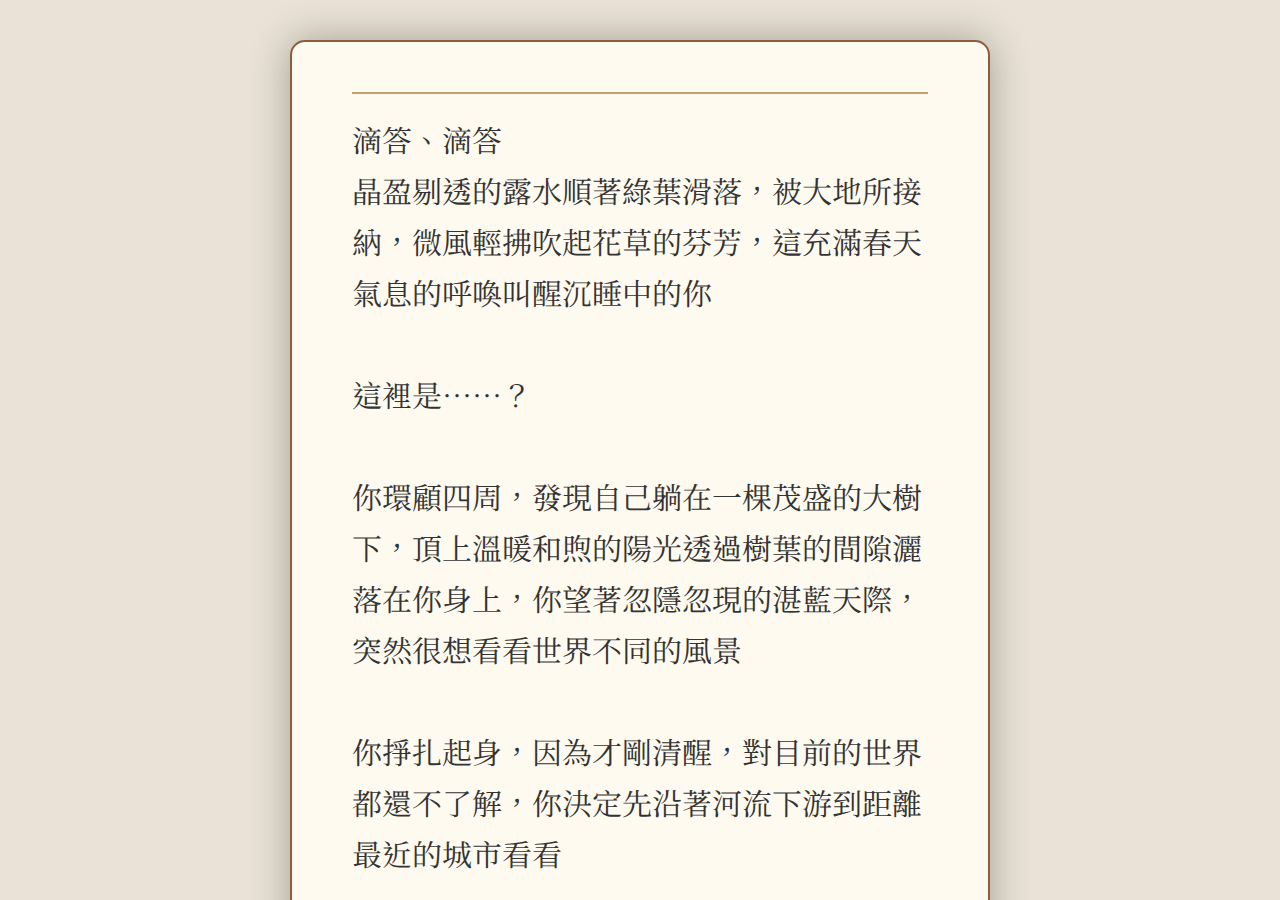
<file: index.html>
<!DOCTYPE html>
<html lang="zh-TW">
<head>
  <meta charset="UTF-8">
  <title>電子郵件-研究中心</title>
  <style>
    body {
      margin: 0;
      padding: 0;
      display: flex;
      justify-content: center;
      align-items: center;
      height: 100vh;

    }

    iframe {
      width: 100%;
      height: 100%;
      border: none;
    }
  </style>
</head>
<body>

  <!-- 使用 URL 參數指定要載入哪個 HTML 頁面 -->
  <iframe id="gameFrame"></iframe>

  <script>
    const urlParams = new URLSearchParams(window.location.search);
    const page = (urlParams.get("page") || "game1").replace(/['"]/g, ''); // 去除引號
    var pageindex= page;
    if(page=='jptest')
      pageindex='jp';
    if(page=='jptestV2')
      pageindex='jp';

    // 動態設置 iframe 的 src
    document.getElementById("gameFrame").src = `${page}/${pageindex}.html`;
  </script>

</body>
</html>
</file>
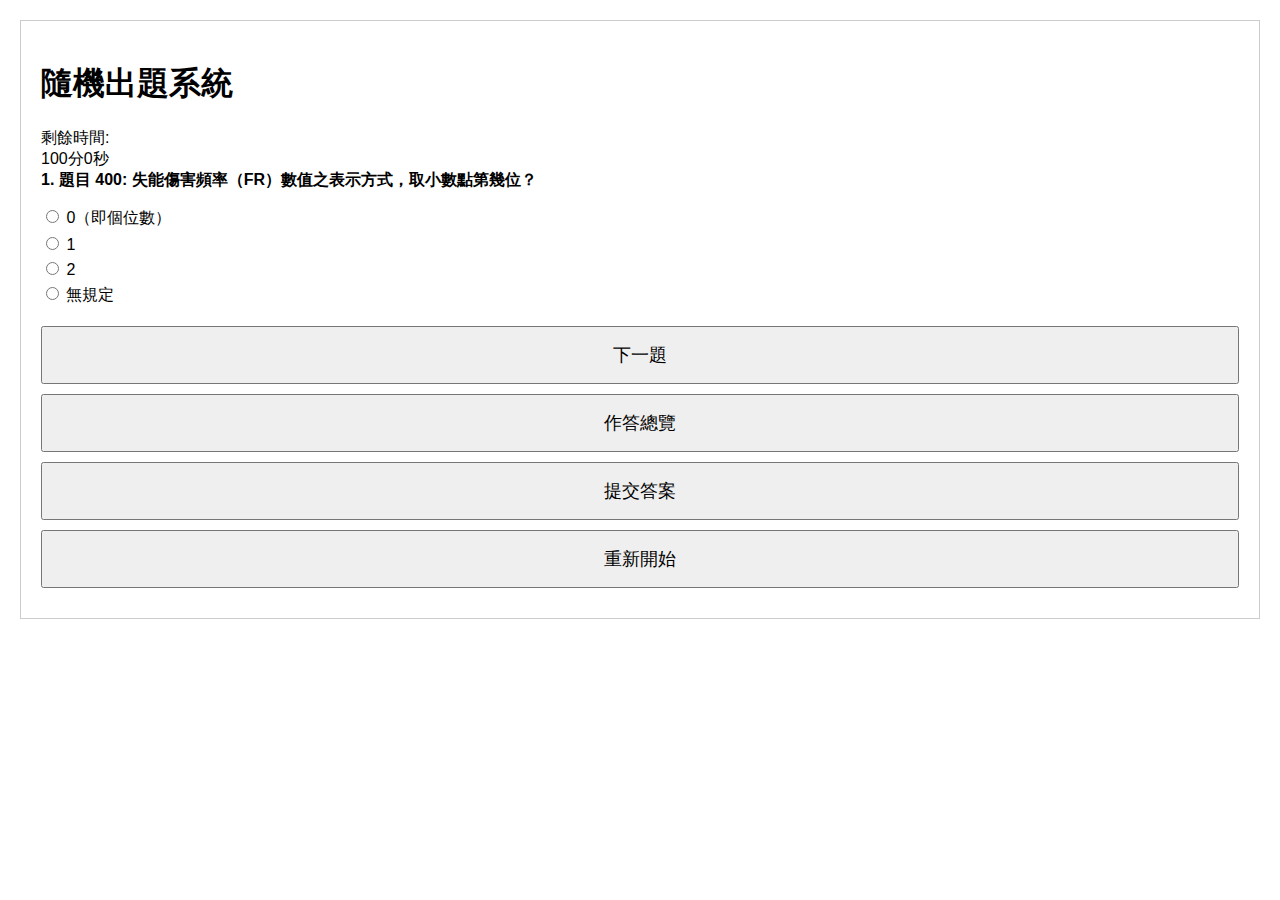
<file: fa_exam/fa_exam.html>
<!DOCTYPE html>
<html lang="zh">
<head>
    <meta charset="UTF-8">
    <meta name="viewport" content="width=device-width, initial-scale=1.0">
    <title>隨機出題系統</title>
    <style>
        body {
            font-family: Arial, sans-serif;
            margin: 20px;
            padding: 20px;
            border: 1px solid #ccc;
        }
        .question {
            margin-bottom: 20px;
        }
        .options {
            list-style-type: none;
            padding: 0;
        }
        .options li {
            margin: 5px 0;
        }
        @media (max-width: 768px) {
    button {
        width: 100%;
    }
}
button {
    width: 100%;
    padding: 15px;
    margin-bottom: 10px;
    font-size: 18px; /* 增加文字大小 */
}
    </style>
</head>
<body>

<h1>隨機出題系統</h1>
<div id="timer">剩餘時間: <div id="time">100分0秒</div>
<div id="quiz-container"></div>
<button id="next-btn" style="display:block; width: 100%; margin-bottom: 10px;">下一題</button>
<button id="prev-btn" style="display:block; width: 100%; margin-bottom: 10px;">上一題</button>
<button id="overview-btn" style="display:block; width: 100%; margin-bottom: 10px;">作答總覽</button>
<button id="submit-btn" style="display:block; width: 100%; margin-bottom: 10px;">提交答案</button>
<button id="restart-btn" style="display:block; width: 100%; margin-bottom: 10px;">重新開始</button>
<div id="result"></div>
<script src="data.js"></script>
<script src="quiz.js"></script>
</body>
</html>
</file>
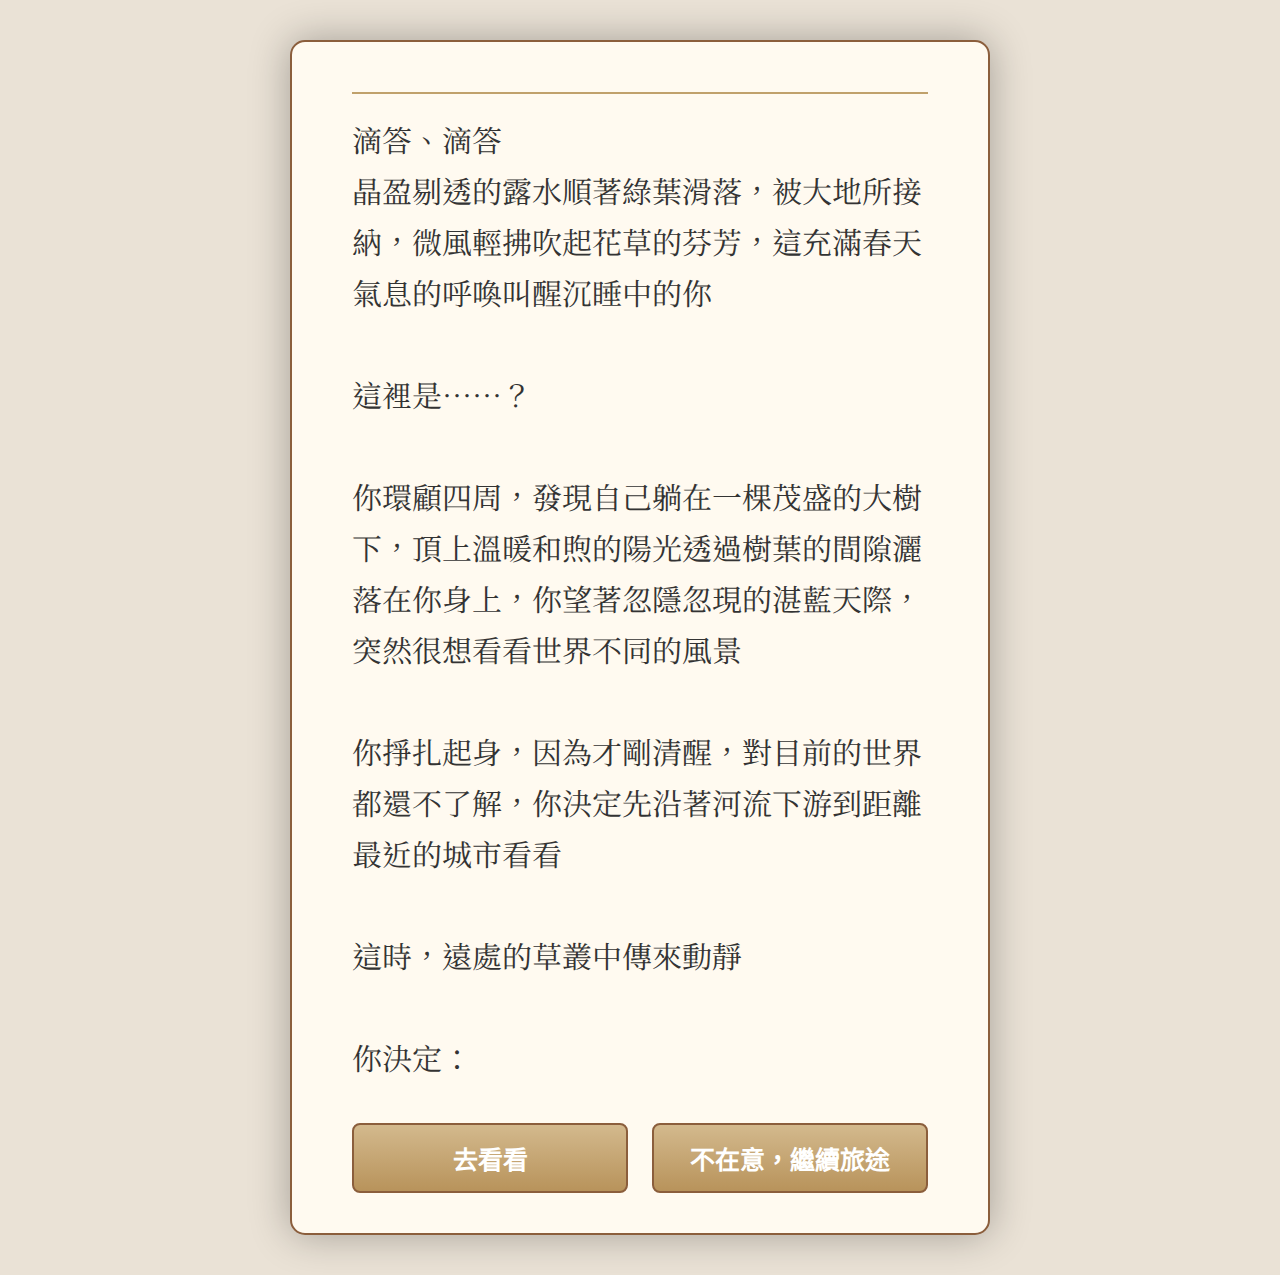
<file: game1/game1.html>
<!DOCTYPE html>
<html lang="zh-TW">
<head>
  <meta charset="UTF-8">
  <title>冒險故事書</title>
  <link href="https://fonts.googleapis.com/css2?family=Noto+Serif+TC&display=swap" rel="stylesheet">
  <style>
    body {
      margin: 0;
      padding: 40px;
      font-family: 'Noto Serif TC', serif;
      display: flex;
      justify-content: center;
      align-items: center;
      min-height: 100vh;
      box-sizing: border-box;
    }

    /* 共用的樣式 */
    .book {
      width: 700px;
      max-width: 100%;
      position: relative;
      box-sizing: border-box;
    }

    #title {
      font-size: 40px;
      font-weight: bold;
      margin-bottom: 20px;
      text-align: center;
    }

    #content {
      font-size: 30px;
      line-height: 1.7;
      white-space: pre-line;
    }

    #choices {
      margin-top: 40px;
      display: flex;
      justify-content: space-between;
      gap: 20px;
      flex-wrap: wrap;
    }

    .choice-btn {
      flex: 0 0 48%;
      padding: 15px 20px;
      font-size: 25px;
      font-weight: bold;
      cursor: pointer;
      transition: all 0.2s ease;
      text-align: center;
    }
  </style>
</head>
<body>

  <div class="book">
    <div id="title"></div>
    <div id="content"></div>
    <div id="choices"></div>
  </div>

  <script>
    const page = "game1"; // 預設 game1

    // 動態載入 CSS
    const css = document.createElement("link");
    css.rel = "stylesheet";
    css.href = page + ".css"; // 例如 game1.css / game2.css
    document.head.appendChild(css);

    // 動態載入 JS (故事資料)
    const script = document.createElement("script");
    script.src =  "game1.js"; // 例如 game1.js / game2.js
    script.onload = () => {
      
      const story = questions[0];
      let currentItem = "item1";

      function renderItem(id) {
        const item = story[id];
        if (!item) return;

        document.getElementById("title").textContent = item.til || "";
        document.getElementById("content").textContent = item.cnt || "";

        const choicesDiv = document.getElementById("choices");
        choicesDiv.innerHTML = "";

        if (item.conditions.length === 1) {
          choicesDiv.classList.add("one-choice");
        } else {
          choicesDiv.classList.remove("one-choice");
        }
        
        item.conditions.forEach(condition => {
          const btn = document.createElement("button");
          btn.className = "choice-btn";
          btn.textContent = condition.cnt;
          btn.onclick = () => {
            if (condition.go) {
              renderItem(condition.go);
            } else {
              alert("故事結束了！");
            }
          };
          choicesDiv.appendChild(btn);
        });
      }

      renderItem(currentItem);
    };
    document.body.appendChild(script);
  </script>
</body>
</html>
</file>
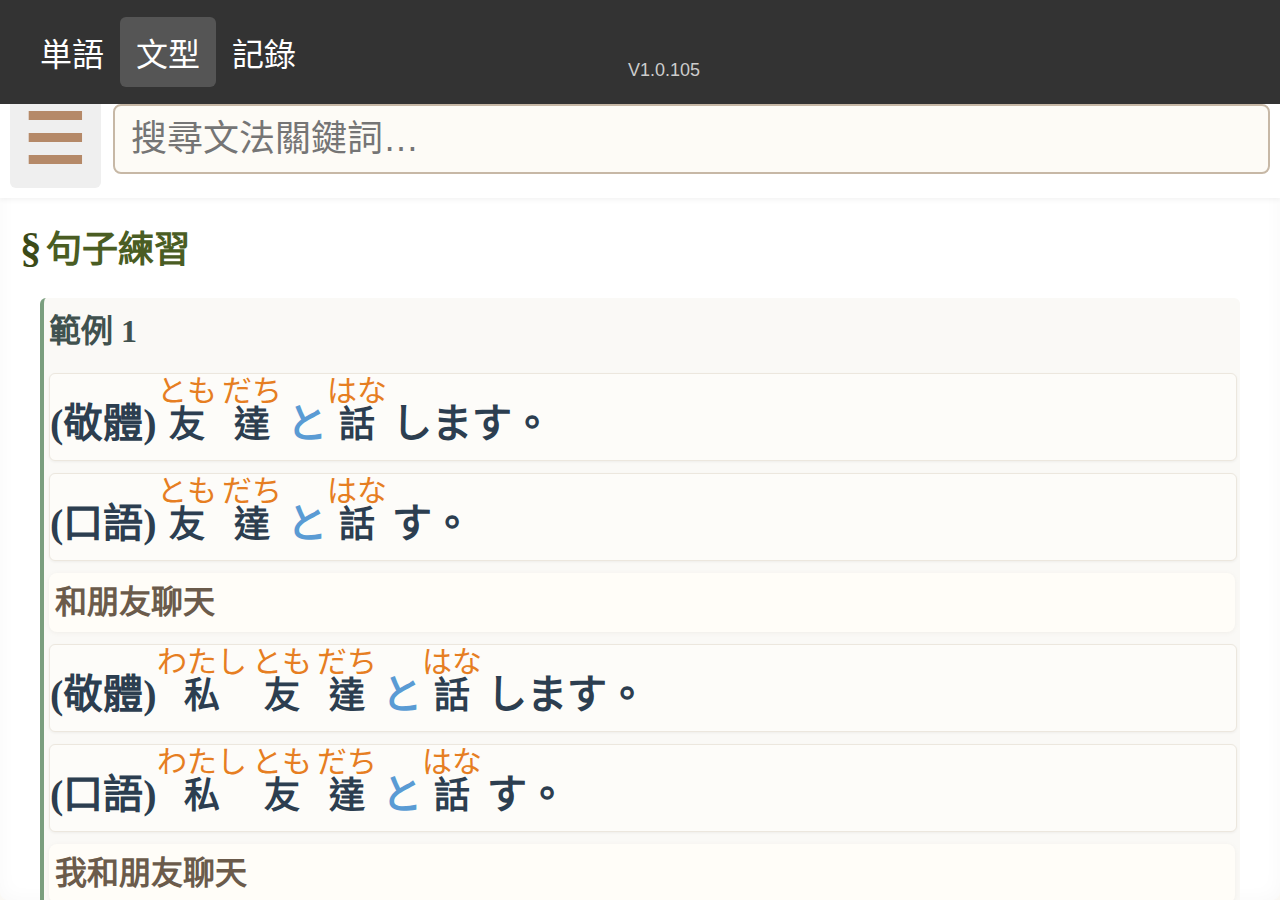
<file: jp/jp.html>
<!DOCTYPE html>
<html lang="zh-TW">
<head>
  <meta charset="UTF-8">
  <title>日文工具首頁</title>
  <link rel="stylesheet" href="css/style.css">
</head>
<body>
  <div class="toolbar">
    <a href="pages/vocab/vocab.html">詞彙</a>
    <a href="pages/grammar/grammar.html">文法</a>
    <a href="pages/record/record.html">紀錄</a>
  </div>
</body>
</html>
<script>
  window.location.href = "pages/grammar/grammar.html";
</script>
</file>
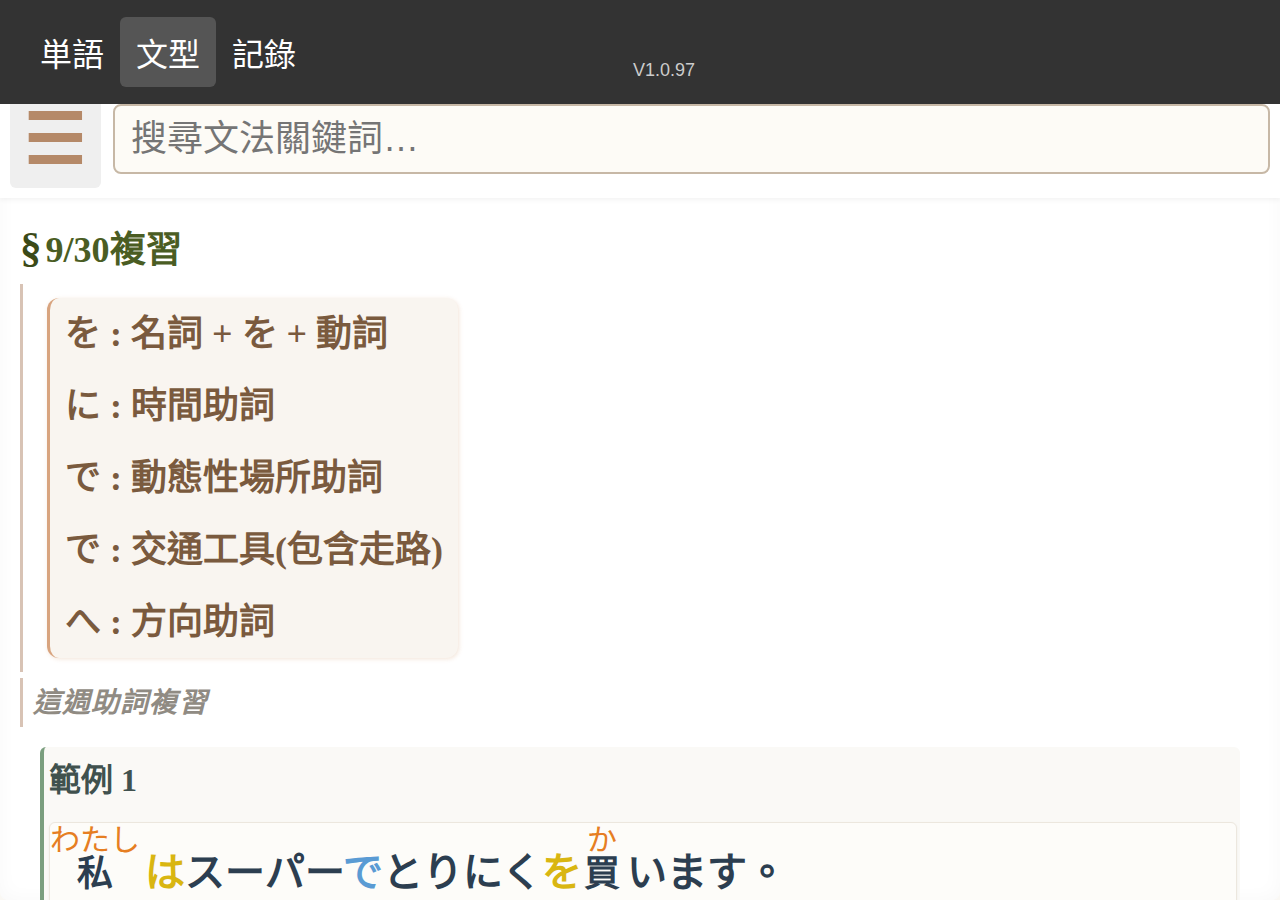
<file: jptestV2/jp.html>
<!DOCTYPE html>
<html lang="zh-TW">
<head>
  <meta charset="UTF-8">
  <title>日文工具首頁</title>
  <link rel="stylesheet" href="css/style.css">
</head>
<body>
  <div class="toolbar">
    <a href="pages/vocab/vocab.html">詞彙</a>
    <a href="pages/grammar/grammar.html">文法</a>
    <a href="pages/record/record.html">紀錄</a>
  </div>
</body>
</html>
<script>
  window.location.href = "pages/grammar/grammar.html";
  
</script>
</file>
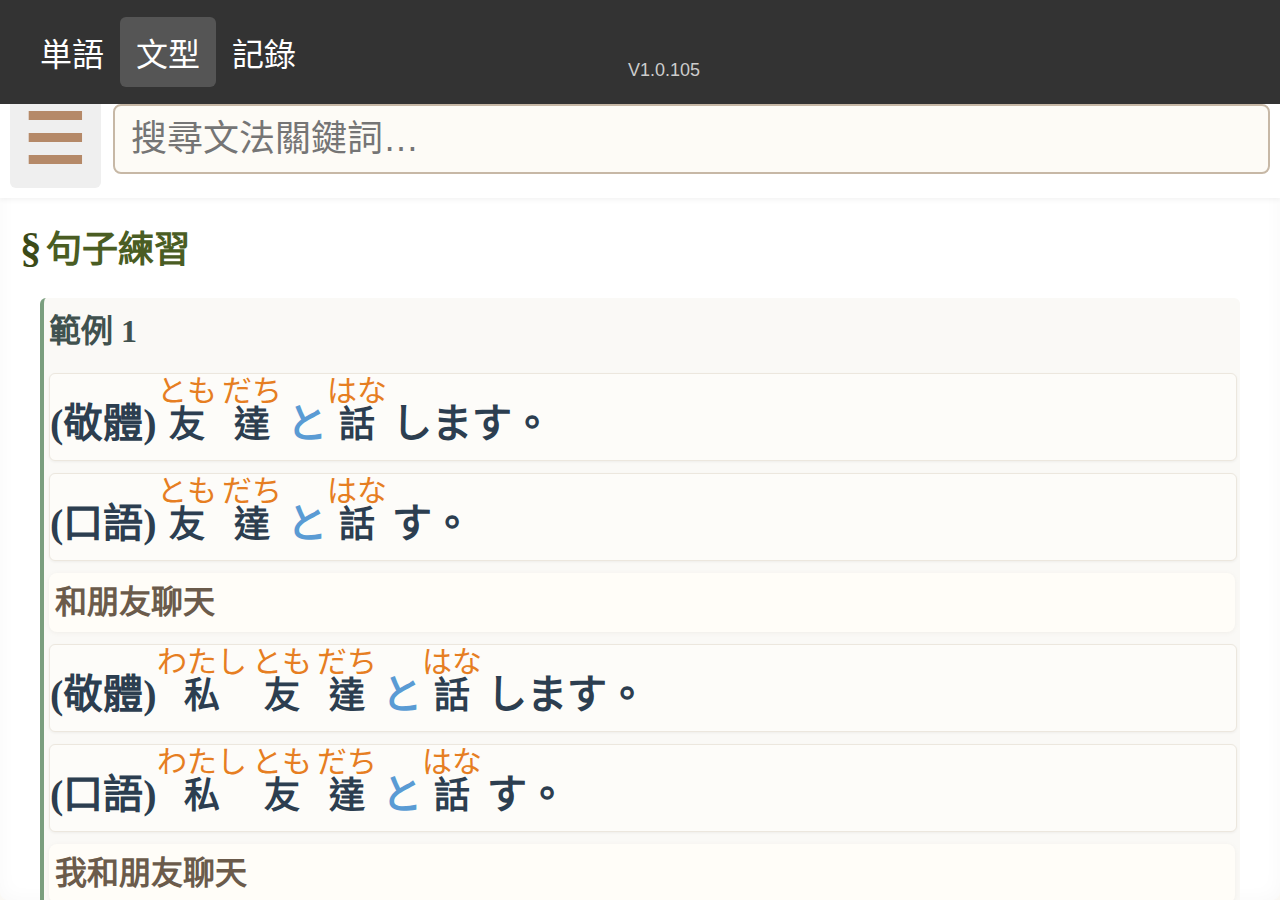
<file: jp/pages/grammar/grammar.html>
<!DOCTYPE html>
<html lang="zh-TW">

<head>
    <meta charset="UTF-8">
    <title>文法筆記系統</title>
    <link rel="stylesheet" href="../../css/style.css">
    <style>
        .inbody {
            margin: 0;
            font-family: 'Noto Serif TC', serif;
            display: flex;
            height: 100vh;
            overflow: hidden;
            background: #faf8f4;
            color: #4a4a4a;
            /* 溫和深灰 */
        }

        /* 調整搜尋框 */
        .search-box {
            flex-grow: 1;
            /* 撐滿剩餘空間 */
            min-width: 0;
            /* 允許縮小，防止溢出 */
        }

            .search-box input {
                width: 100%;
                padding: 12px 16px;
                font-size: 36px;
                border: 2px solid #c7b8a6;
                /* 淡米色 */
                border-radius: 8px;
                color: #5a5a5a;
                background: #fdfbf6;
                box-sizing: border-box;
                /* 很重要 */
                transition: border-color 0.3s ease, box-shadow 0.3s ease;
            }

                .search-box input:focus {
                    outline: none;
                    border-color: #789262;
                    /* 柔和綠 */
                    box-shadow: 0 0 6px #789262aa;
                }

        section h2 {
            color: #4a5d23;
            /* 墨綠 */
            margin: 6px 0;
            font-size: 36px;
            line-height: 1.4;
        }

        .search-box input:focus {
            outline: none;
            border-color: #3b6978;
            box-shadow: 0 0 6px #3b6978aa;
        }

        .highlight {
            background: #3b6978aa;
            font-weight: 700;
            border-radius: 3px;
            padding: 0 2px;
        }

        section {
            scroll-margin-top: 120px;
            margin: 10px;
            font-size: 40px;
            line-height: 1.8;
            color: #5a5a5a;
        }

            section p {
                margin: 12px 0;
            }

        .brace-container {
            border-left: 4px solid #789262;
            /* 柔和綠 */
            padding-left: 12px;
            margin: 12px 0;
        }

            .brace-container p {
                margin: 4px 0;
            }


        .example-block {
            margin: 20px;
            padding: 5px;
            border-left: 4px solid #7a9e7e;
            /* 柔和綠 */
            background: #faf9f6;
            border-radius: 6px;
        }

        .example-title {
            font-size: 32px;
            font-weight: 600;
            margin-bottom: 8px;
            color: #40514e;
        }

        .line-zh {
            color: #6b5b4b;
            /* 柔棕色，更溫暖 */
            font-weight: 500;
            font-size: 34px;
            line-height: 1.5;
            margin: 6px 0;
            border-left: 3px solid #d8c3b5;
            padding-left: 10px;
            font-weight: bold;
        }

            .line-zh.trans {
                color: #908b83; /* 柔和的冷灰褐，有深度又溫柔 */
                font-style: italic;
                font-size: 28px;
                line-height: 1.75;
                letter-spacing: 0.04em;
                font-family: "Noto Serif JP", "Yu Mincho", serif;
            }

        .exam-zh {
            color: #6b5b4b;
            font-weight: bold;
            /* 柔棕色，比原本深灰溫暖 */
            font-size: 32px;
            /* 適中大小 */
            line-height: 1.6;
            /* 舒服行距 */
            margin: 3px 0 6px 0;
            /* 上下空間，避免緊貼其他元素 */
            background: #fffdf8;
            /* 米白色背景，更柔和 */
            padding: 4px 6px;
            /* 內距，文字不貼邊 */
            border-radius: 8px;
            /* 柔和圓角 */
            box-shadow: 0 1px 4px rgba(160, 150, 130, 0.1);
            /* 輕微陰影 */
        }

        .exam-jp {
            color: #2c3e50;
            line-height: 1.8;
            background: #fdfcf9;
            font-weight: bold;
            /* 幾乎白的米色 */
            width: 100%;
            border-radius: 6px;
            border: 1px solid #ece7de;
            box-shadow: 0 1px 3px rgba(0, 0, 0, 0.05);
        }

        .box {
            border: 2px solid #d8cfc4;
            background: #fdfbf6;
            padding: 5px 20px 5px 20px; /* 固定不動 */
            margin: 2px;
            border-radius: 12px;
            box-shadow: 1px 2px 8px rgba(200, 180, 160, 0.15);
            color: #5a5a5a;
            font-size: 40px;
            line-height: 1.6;
            position: relative;
            overflow: visible; /* 確保 rt 往外跑不被裁剪 */
        }

            .box:has(rt) {
                margin-top: 10px; /* 往上頂出框線高度，讓 rt 領域可以「超出」框線 */
                padding-top: 30px; /* 可根據需要調整 */
                transition: margin-top 5.3s ease;
            }

            .box::before {
                content: '✿';
                position: absolute;
                top: -20px;
                left: -20px;
                font-size: 24px;
                color: #c8a98b;
                padding: 0 10px;
                border-radius: 50%;
            }

        ruby > span.box {
            display: inline-flex;
            align-items: baseline;
        }
        .box rt {
            position: relative;
            z-index: 2;
        }
        .note-top {
            display: inline-block;
            position: relative;
            z-index: 0;
            margin-top: 120px;
            /* 預設比較小 */
        }

            /* 如果 note-top 裡有 rt，就改成比較大的 margin */
            .note-top:has(rt) {
                margin-top: 155px;
            }

        .note-box-top {
            margin-top: 2px;
            position: absolute;
            bottom: 100%;
            left: 0;
            transform: translateY(-70px);
            background: #fffae0;
            border: 2px solid #e0c080;
            border-radius: 6px;
            padding: 2px 6px;
            font-size: 36px;
            pointer-events: none;
            box-shadow: 0 2px 6px rgba(0, 0, 0, 0.15);
            z-index: 99999;
            white-space: nowrap; /* 外層強制不換行 */
            display: inline-block;
            writing-mode: horizontal-tb !important;
        }


        .note-arrow {
            position: absolute;
            bottom: 100%;
            left: -10px;
            /* 讓箭頭在備註框左下方 */
            width: 20px;
            height: 20px;
            overflow: visible;
            pointer-events: none;
            z-index: 9999;
            transform: translateY(-10px);
            /* 箭頭稍微往上，和備註框對齊 */
        }

        .arrow-svg {
            position: absolute;
            top: 0;
            left: 0;
            pointer-events: none;
        }

        /* SVG container */
        .svg-container {
            display: inline-block;
            position: relative;
            background: #fff;
            border-radius: 8px;
            box-shadow: inset 0 0 20px rgba(0, 0, 0, 0.03);
            padding: 4px 8px;
            vertical-align: text-top;
            /* 或 top 都可嘗試 */
        }


            .svg-container .node {
                position: absolute;
                padding: 10px 16px;
                background: #f9f6f0;
                border: 1.5px solid #e7dfd6;
                border-radius: 6px;
                font-weight: bold;
                color: #4a4a4a;
                box-shadow: 1px 1px 5px rgba(0, 0, 0, 0.05);
            }

            .svg-container svg {
                position: absolute;
                top: 0;
                left: 0;
                width: 100%;
                height: 100%;
            }

            .svg-container path {
                stroke: #789262;
                stroke-width: 2.5px;
                fill: none;
                stroke-linecap: round;
                stroke-linejoin: round;
                marker-end: url(#arrow);
            }


        svg {
            position: absolute;
            top: 0;
            left: 0;
            overflow: visible;
            pointer-events: none;
        }

        .icon {
            flex-shrink: 0;
            width: 32px;
            height: 32px;
            border-radius: 50%;
            display: inline-block;
        }

        .error-icon {
            border: 2px solid #e26a6a;
            position: relative;
        }

            .error-icon::before,
            .error-icon::after {
                content: '';
                position: absolute;
                top: 50%;
                left: 50%;
                width: 60%;
                height: 2px;
                background-color: #e26a6a;
            }

            .error-icon::before {
                transform: translate(-50%, -50%) rotate(45deg);
            }

            .error-icon::after {
                transform: translate(-50%, -50%) rotate(-45deg);
            }

        .success-icon {
            border: 2px solid #6abf69;
            position: relative;
        }

            .success-icon::before {
                content: '';
                position: absolute;
                top: 50%;
                left: 50%;
                width: 14px;
                height: 14px;
                border: 2px solid #6abf69;
                border-radius: 50%;
                transform: translate(-50%, -50%);
            }

        #grammar-content {
            flex: 1;
            overflow-y: auto;
            /* ✅ 滾軸只在這裡 */
            box-sizing: border-box;
            padding: 10px;
        }
    </style>
</head>

<body>
    <div class="toolbar">
        <a href="../vocab/vocab.html">単語</a>
        <a href="grammar.html" class="active">文型</a>
        <a href="../record/record.html">記錄</a>
        <p id="vid" style="color: #ccc;">V1.0.31</p>
    </div>
    <div class="inbody">
        <div class="sidebar">
            <ul id="category-list"></ul>
        </div>

        <div class="main">
            <div class="top-bar">
                <button id="toggle-sidebar">☰</button>
                <div class="search-box">
                    <input type="text" id="search-input" name="search" placeholder="搜尋文法關鍵詞…" oninput="search(this.value)">

                </div>
            </div>
            <div id="grammar-content"></div>
        </div>
    </div>
    <script src="../../js/getVersion.js"></script>
    <script src="../../js/func.js"></script>
    <script src="grammar.js"></script>
</body>

</html>
</file>
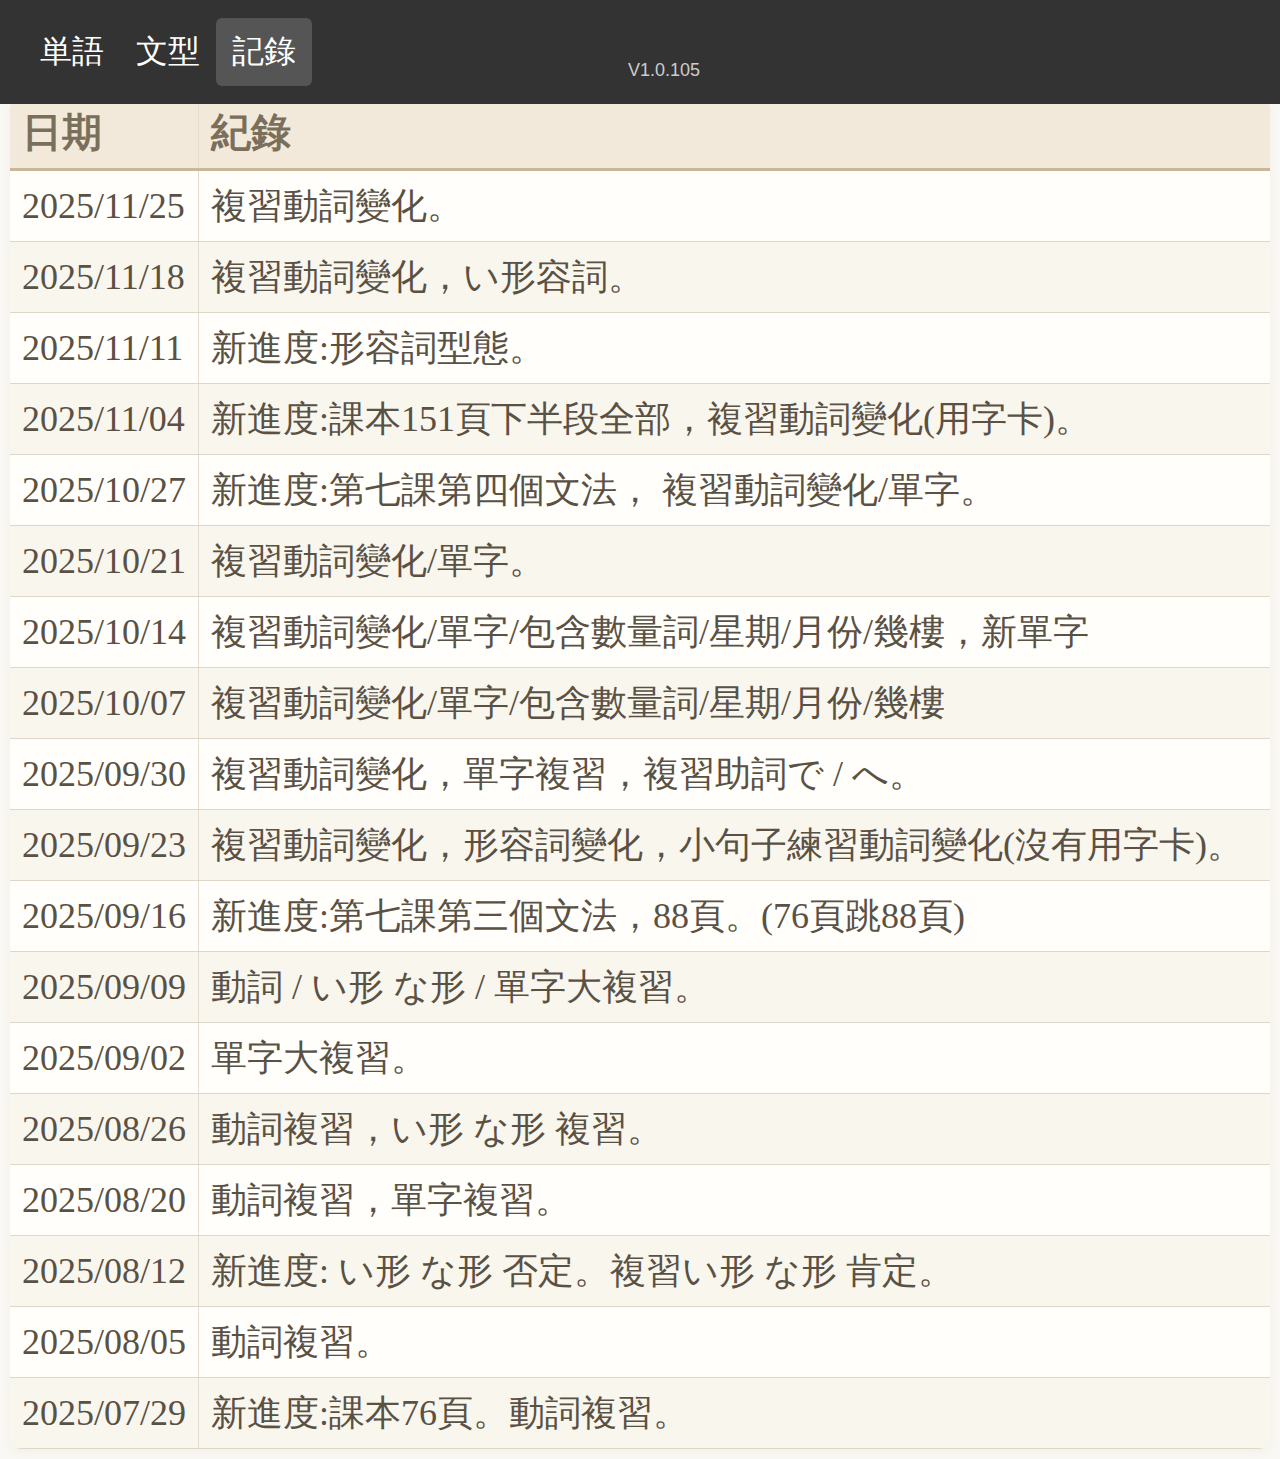
<file: jp/pages/record/record.html>
<!DOCTYPE html>
<html lang="zh-Hant">
<head>
  <meta charset="UTF-8">
  <title>事件紀錄表</title>
  <link rel="stylesheet" href="../../css/style.css">
</head>
<style>
    /* 讓第一欄 (日期) 縮小 */
.table-jp th:first-child,
.table-jp td:first-child {
  width: 160px;   /* 依需求調整，比如 120px / 150px */
  white-space: nowrap; /* 避免自動換行 */
}

</style>
<body>
  <div class="toolbar">
    <a href="../vocab/vocab.html">単語</a>
    <a href="../grammar/grammar.html">文型</a>
    <a href="record.html" class="active">記錄</a>
    <p id="vid" style="color: #ccc;">V1.0.31</p>
  </div>

  <div class="content">
    <h1>事件紀錄</h1>

    <!-- 表格 -->
    <table class="table-jp" id="recordTable">
      <thead>
        <tr>
          <th>日期</th>
          <th>紀錄</th>
        </tr>
      </thead>
      <tbody>
        <!-- 這裡由 JS 動態填入 -->
      </tbody>
    </table>
  </div>

  <!-- 引入資料 -->
  <script src="../../js/getVersion.js"></script>
  <script src="record/record-data-1.js"></script>

  <!-- 渲染表格 -->
  <script>
  function renderTable(data) {
    const tbody = document.getElementById("recordTable").querySelector("tbody");
    tbody.innerHTML = ""; // 清空

    if (data && data.tables && data.tables[0].rows) {
      data.tables[0].rows.forEach(row => {
        const tr = document.createElement("tr");
        tr.innerHTML = `
          <td>${row.date}</td>
          <td>
            ${row.note}
            ${row.audio ? `<button onclick="playAudio('${row.audio}')">▶️</button>` : ""}
          </td>
        `;
        tbody.appendChild(tr);
      });
    }
  }

  // 播放 mp3
  function playAudio(fileName) {
    const audio = new Audio(`audio/${fileName}`);
    audio.play();
  }

  // 預設載入資料
  renderTable(window.recordData1);
</script>

</body>
</html>
</file>
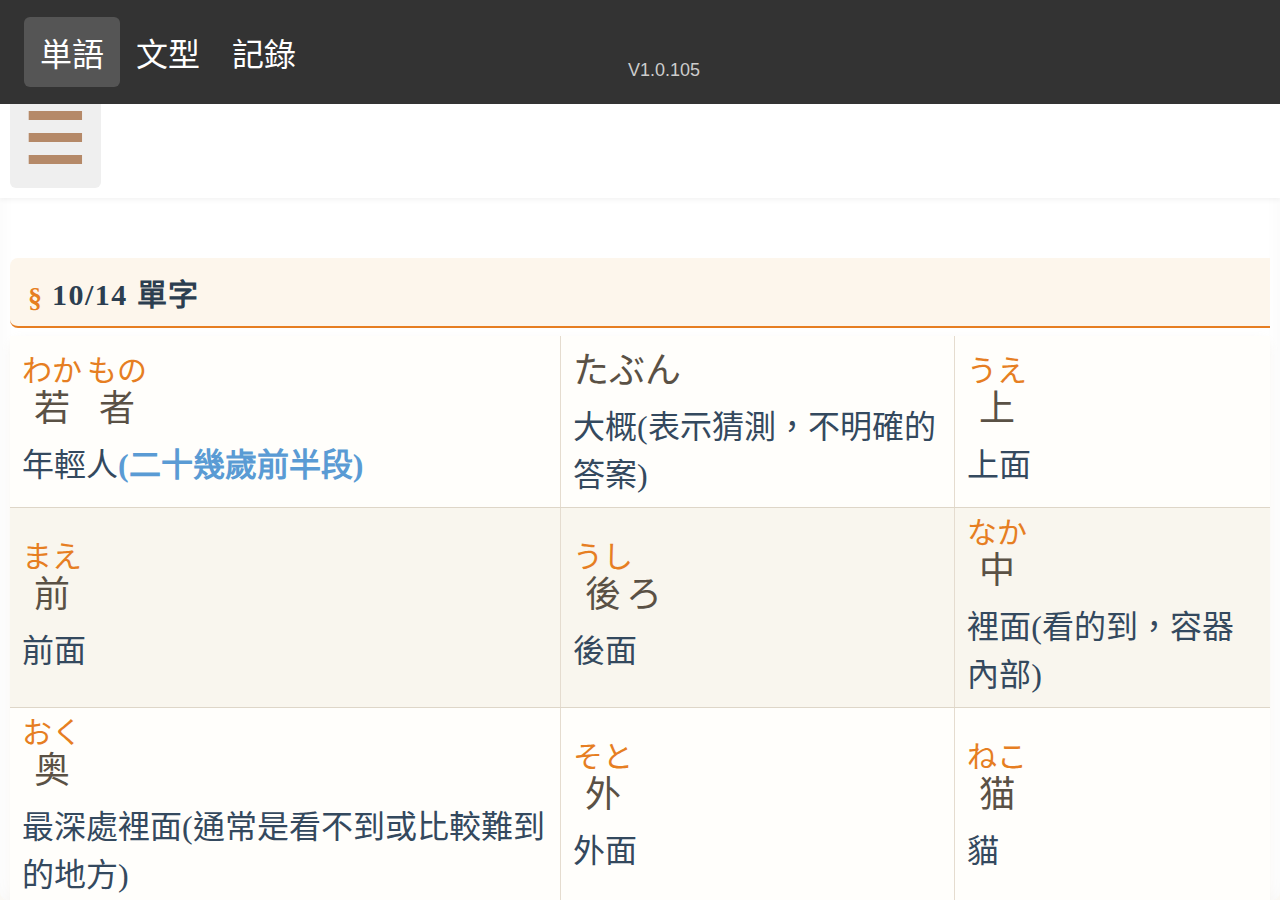
<file: jp/pages/vocab/vocab.html>
<!DOCTYPE html>
<html lang="zh-TW">

<head>
  <meta charset="UTF-8">
  <title>詞彙工具</title>
  <link rel="stylesheet" href="../../css/style.css">
  <style>

    .inbody {
      margin: 0;
      font-family: 'Noto Serif TC', serif;
      display: flex;
      height: 100vh;
      overflow: hidden;
      background: #faf8f4;
      color: #4a4a4a;
      /* 溫和深灰 */
    }

    #word-list {
      flex: 1;
      overflow-y: auto;
      /* ✅ 滾軸只在這裡 */
      box-sizing: border-box;
      padding: 10px;
    }
    /* 日系風格表格標題 */
table caption {
  margin-top: 30px;
  text-align: left;            
  font-family: 'Noto Serif JP', 'Noto Serif TC', serif;
  font-size: 30px;             
  font-weight: 600;            /* 稍微加粗 */
  color: #2c3e50;              
  letter-spacing: 0.05em;      
  margin-bottom: 0.5em;        /* 與表格保持距離 */
  border-bottom: 2px solid #e67e22; /* 加底線強調 */
  padding-bottom: 0.2em;
}

table caption::before {
  content: "§ ";
  font-size: 28px;
  vertical-align: middle;
  color: #e67e22; 
}

/* 可選：給 caption 淡背景 */
table caption {
  background: #fdf6ec;   /* 淡米橙背景 */
  padding: 0.4em 0.6em;
  border-radius: 8px;    /* 圓角 */
}

  </style>
</head>

<body>

  <div class="toolbar">
    <a href="vocab.html" class="active">単語</a>
    <a href="../grammar/grammar.html">文型</a>
    <a href="../record/record.html">記錄</a>
    <p id="vid" style="color: #ccc;">V1.0.31</p>
  </div>
  <div class="inbody">
    <div class="sidebar">
      <ul id="category-list"></ul>
    </div>

    <div class="main">
      <div class="top-bar">
        <button id="toggle-sidebar">☰</button>
        <div class="search-box">

        </div>
      </div>
      <div id="word-list"></div>
    </div>
  </div>
  
  <script src="../../js/getVersion.js"></script>
  <script src="../../js/func.js"></script>
  <script src="vocab.js"></script>
</body>

</html>
</file>
<file: jp/css/style.css>
html {
    scroll-padding-top: 80px;
    /* 和 toolbar 高度一致 */
}

section {
    scroll-margin-top: 60px;
    /* top-bar 的高度 */
}

body {
    font-family: 'Noto Sans JP', 'Yu Gothic', 'Meiryo', 'Noto Serif TC', sans-serif;
    margin: 0;
    background: #faf8f4;
    color: #333;
    overflow: hidden;
    /* 這樣 body 就不會有滾軸了 */
}

.toolbar {
    position: fixed;
    top: 0;
    left: 0;
    width: 100%;
    height: 80px;
    /* 你原本的高度 */
    background: #333;
    display: flex;
    align-items: center;
    padding: 12px 24px;
    z-index: 30;
}

    .toolbar a {
        color: #fff;
        text-decoration: none;
        font-size: 32px;
        padding: 12px 16px;
        border-radius: 6px;
    }

        .toolbar a:hover,
        .toolbar a.active {
            background: #555;
        }

#vid {
    position: absolute;
    /* 必須加 */
    bottom: 5px;
    /* 貼近底部 */
    left: 50%;
    /* 水平置中 */
    transform: translateX(-50%);
    /* 調整水平置中 */
    color: #ccc;
    font-size: 18px;
}

.content {
    padding: 10px;
}

.word {
    font-size: 28px;
}


ruby {
    ruby-position: over;
    margin-right: 5px;
    font-size: 36px;
    ruby-align: center;
}


.chinese {
    font-weight: bold;
    margin-left: 15px;
    font-size: 22px;
    vertical-align: middle;
    color: #4a4a4a;
}

.grammar h2 {
    color: #1d3557;
}

.grammar p {
    font-size: 26px;
}

/* 漢字主體 */
ruby > rb {
    color: #2c3e50;
    /* 深藍灰 */
    font-weight: bold;
    font-size: 36px;
    padding: 0 2px;
}

/* 假名 */
ruby > rt {
    color: #e67e22;
    /* 橘色 */
    font-size: 30px;
    font-weight: normal;
}

/* 中文翻譯區塊 */
.zh {
    margin-top: 5px;
    font-size: 32px;
    color: #34495e;
}

.small {
    font-size: 80%;
    /* 調整促音大小，60% 可依需求調整 */
    display: inline-block;
    line-height: 1;
}

.table-jp {
    margin-top: 10px;
    width: 100%;
    border-collapse: collapse;
    font-family: 'Noto Serif TC', serif;
    font-size: 36px;
    color: #5a5145;
    /* 柔和棕灰文字 */
    background: #fbf9f3;
    /* 超淡米白背景 */
    box-shadow: 0 3px 10px rgba(195, 180, 160, 0.12);
    /* 溫和棕色陰影 */
    border-radius: 12px;
    overflow: hidden;
}

    /* 統一 th、td 的排版與線條 */
    .table-jp th,
    .table-jp td {
        padding: 8px 12px;
        font-size: 40px;
        text-align: left;
        border-right: 1px solid #e5dccf;
        /* 垂直分隔線 */
        border-bottom: 1px solid #ded6c8;
        /* 水平底線 */
    }

        .table-jp th:last-child,
        .table-jp td:last-child {
            border-right: none;
        }

    .table-jp thead {
        background-color: #f2e9db;
        /* 柔和米棕色調 */
        color: #7a6f5a;
        font-weight: 700;
        border-bottom: 3px solid #c7b89a;
        /* 深米棕色邊框 */
    }

    .table-jp tbody tr:nth-child(odd) {
        background-color: #fffefb;
        /* 幾乎純白 */
    }

    .table-jp tbody tr:nth-child(even) {
        background-color: #f9f6ee;
        /* 極淡米色 */
    }

    .table-jp tbody tr:hover {
        background-color: #e7dfd1;
        /* 柔和米棕，hover */
        cursor: pointer;
    }
.table-jp caption {
    caption-side: top;
    text-align: left !important;
    display: table-caption;   /* 確保使用表格標題 display */
    width: 100%;              /* 讓 caption 撐滿 table */
    margin-bottom: 8px;
} 

.kana {
    font-size: 30px;
    fill: #6e9c74;
    /* 青藍色 */
    font-family: 'Noto Serif JP', serif;
}

.kanji {
    font-size: 40px;
    fill: #1d3557;
    /* 深灰色 */
    font-family: 'Noto Serif JP', serif;
}

h2::before {
    content: "§";
    margin-right: 4px;
    color: #3b4a18;
    /* 稍微深一點的墨綠 */
    font-weight: bold;
    font-size: 1.2em;
    /* 稍微大一點 */
}

.table-jp td {
    font-size: 36px;
    /* 固定漢字/主要文字大小 */
    line-height: 1.5;
}

    /* table 內 ruby 的假名固定大小 */
    .table-jp td ruby > rt {
        font-size: 30px;
        /* 固定假名大小 */
        line-height: 1;
        margin-bottom: 2px;
    }


.option-box {
    padding: 0px 15px ;
    display: inline-block;
    /* 整個框框跟文字在同一行 */
    border-left: 3px solid #d8a47f;
    /* 柔和的淺橘色大括弧效果 */
    background: #f9f5f0;
    /* 溫暖米色背景 */
    border-radius: 12px;
    margin: 14px;
    vertical-align: middle;
    color: #7a5a3e;
    /* 暖棕色字體 */
    font-weight: 600;
    box-shadow: 1px 1px 4px rgba(216, 164, 127, 0.3);
}

    .option-box:hover {
        background: #f3e8dd;
        /* 輕微變亮效果，hover時更溫柔 */
    }

    .option-box div {
        line-height:2;
        font-size: 36px;
        /* 每個選項換行間距 */
    }

.note-box-top ruby > rt {
    font-size: 30px;
    /* 固定字體大小 */
    font-weight: normal;
    /* 視需要調整粗細 */
    line-height: 1.2;
    /* 避免太擠 */
}


.yellow {
    color: #d9b611;
    /* 柔和金黃 */
    font-weight: bold;
}

.strike {
    color: #7a7a7a;
    text-decoration: line-through;
    text-decoration-color: #c08c2c;
}

.blue {
    color: #5a9bd4;
    /* 日系水藍 */
    font-weight: bold;
}

.space {
    color: #7fa9a2;
    /* 柔和綠 */
    font-weight: bold;
    letter-spacing: 0.3em;
}

.sidebar {
    position: fixed; /* 固定在視窗 */
    top: 220px; /* 避開 toolbar */
    left: 0;
    bottom: 0;
    width: 240px;
    background: #f9f6f0;
    padding: 30px 20px;
    overflow-y: auto;
    border-right: 1px solid #e4ddd4;
    transform: translateX(-100%); /* 預設隱藏，移出畫面 */
    transition: transform 0.3s ease;
    z-index: 50;
}

    .sidebar.show {
        transform: translateX(0); /* 顯示時滑入 */
    }

    .sidebar h2 {
        font-size: 38px;
        font-weight: 700;
        color: #6b5b4b;
        /* 棕色調 */
    }

    .sidebar ul {
        list-style: none;
        padding: 0;
    }

    .sidebar li {
        margin-bottom: 18px;
    }

    .sidebar a {
        text-decoration: none;
        color: #7a6f64;
        /* 柔和灰棕 */
        padding: 10px 15px;
        display: block;
        border-radius: 6px;
        font-size: 30px;
        font-weight: 600;
        transition: 0.3s;
    }

        .sidebar a:hover {
            background: #e7dfd6;
            /* 和紙米色背景 */
            color: #40514e;
            /* 墨綠 */
        }

.main {
    margin-top: 80px;
    /* 避開 toolbar */
    flex: 1;
    position: relative;
    display: flex;
    flex-direction: column;
    background: #fff;
    border-radius: 8px;
    box-shadow: inset 0 0 20px rgba(0, 0, 0, 0.03);
    color: #5a5a5a;
    overflow: hidden;
    /* 可以保留，但不要阻止 top-bar sticky */
}


.top-bar {
    display: flex;
    align-items: center;
    gap: 12px;
    position: sticky;
    top: 0;
    background: #fff;
    /* 一定要有背景 */
    z-index: 20;
    padding: 10px;
    box-shadow: 0 2px 5px rgba(0, 0, 0, 0.05);
}


/* 調整按鈕 */

/* 分類按鈕樣式 */
#toggle-sidebar {
    flex-shrink: 0;
    /* 按鈕寬度固定，不會縮 */
    color: #b58968;
    border: none;
    border-radius: 6px;
    padding: 8px 14px;
    font-size: 70px;
    font-weight: bold;
    cursor: pointer;
}

    #toggle-sidebar:hover {
        color: #8b6d4d;
    }

.cell-wrap {
    display: flex;
    flex-direction: column;
    justify-content: flex-end; /* 內容靠底 */
}

.jp ruby {
    vertical-align: bottom; /* ruby 內文字置底 */
}

.blue-underline-wrapper {
    display: inline-flex;
    flex-direction: column;
    align-items: center; /* 文字與備註置中 */
    font-size: 40px;
}

.undernote {
    font-size: 45px;
    color: #7a8a99; /* 柔和的灰藍色 */
    margin-top: 2px;
    user-select: none;
}

.underblue {
    position: relative;
    display: inline-block; /* 建議加這行，確保底線寬度正確 */

}
.underblue::after {
  content: "";
  position: absolute;
  left: 0;
  right: 0;
  bottom: 0;
  height: 4px;
  background: #5a9bd4;
}
.icon-important {
    color: #d14b4b;
    font-size: 0.8em;
    margin-right: 0.3em;
    user-select: none;
    font-weight: bold;
}

    .icon-important::before {
        content: "❖";
    }


.dash {
    color: #40514e;
    font-size: 60px;
    border-radius: 4px;
    font-weight: bold;
}
</file>
<file: jptestV2/css/style.css>
html {
    scroll-padding-top: 80px;
    /* 和 toolbar 高度一致 */
}

section {
    scroll-margin-top: 60px;
    /* top-bar 的高度 */
}

body {
    font-family: 'Noto Sans JP', 'Yu Gothic', 'Meiryo', 'Noto Serif TC', sans-serif;
    margin: 0;
    background: #faf8f4;
    color: #333;
    overflow: hidden;
    /* 這樣 body 就不會有滾軸了 */
}

.toolbar {
    position: fixed;
    top: 0;
    left: 0;
    width: 100%;
    height: 80px;
    /* 你原本的高度 */
    background: #333;
    display: flex;
    align-items: center;
    padding: 12px 24px;
    z-index: 30;
}

    .toolbar a {
        color: #fff;
        text-decoration: none;
        font-size: 32px;
        padding: 12px 16px;
        border-radius: 6px;
    }

        .toolbar a:hover,
        .toolbar a.active {
            background: #555;
        }

#vid {
    position: absolute;
    /* 必須加 */
    bottom: 5px;
    /* 貼近底部 */
    left: 50%;
    /* 水平置中 */
    transform: translateX(-50%);
    /* 調整水平置中 */
    color: #ccc;
    font-size: 18px;
}

.content {
    padding: 10px;
}

.word {
    font-size: 28px;
}


ruby {
    ruby-position: over;
    margin-right: 5px;
    font-size: 36px;
    ruby-align: center;
}


.chinese {
    font-weight: bold;
    margin-left: 15px;
    font-size: 22px;
    vertical-align: middle;
    color: #4a4a4a;
}

.grammar h2 {
    color: #1d3557;
}

.grammar p {
    font-size: 26px;
}

/* 漢字主體 */
ruby > rb {
    color: #2c3e50;
    /* 深藍灰 */
    font-weight: bold;
    font-size: 36px;
    padding: 0 2px;
}

/* 假名 */
ruby > rt {
    color: #e67e22;
    /* 橘色 */
    font-size: 30px;
    font-weight: normal;
}

/* 中文翻譯區塊 */
.zh {
    margin-top: 5px;
    font-size: 32px;
    color: #34495e;
}

.small {
    font-size: 80%;
    /* 調整促音大小，60% 可依需求調整 */
    display: inline-block;
    line-height: 1;
}

.table-jp {
    margin-top: 10px;
    width: 100%;
    border-collapse: collapse;
    font-family: 'Noto Serif TC', serif;
    font-size: 36px;
    color: #5a5145;
    /* 柔和棕灰文字 */
    background: #fbf9f3;
    /* 超淡米白背景 */
    box-shadow: 0 3px 10px rgba(195, 180, 160, 0.12);
    /* 溫和棕色陰影 */
    border-radius: 12px;
    overflow: hidden;
}

    /* 統一 th、td 的排版與線條 */
    .table-jp th,
    .table-jp td {
        padding: 8px 12px;
        font-size: 40px;
        text-align: left;
        border-right: 1px solid #e5dccf;
        /* 垂直分隔線 */
        border-bottom: 1px solid #ded6c8;
        /* 水平底線 */
    }

        .table-jp th:last-child,
        .table-jp td:last-child {
            border-right: none;
        }

    .table-jp thead {
        background-color: #f2e9db;
        /* 柔和米棕色調 */
        color: #7a6f5a;
        font-weight: 700;
        border-bottom: 3px solid #c7b89a;
        /* 深米棕色邊框 */
    }

    .table-jp tbody tr:nth-child(odd) {
        background-color: #fffefb;
        /* 幾乎純白 */
    }

    .table-jp tbody tr:nth-child(even) {
        background-color: #f9f6ee;
        /* 極淡米色 */
    }

    .table-jp tbody tr:hover {
        background-color: #e7dfd1;
        /* 柔和米棕，hover */
        cursor: pointer;
    }
.table-jp caption {
    caption-side: top;
    text-align: left !important;
    display: table-caption;   /* 確保使用表格標題 display */
    width: 100%;              /* 讓 caption 撐滿 table */
    margin-bottom: 8px;
} 

.kana {
    font-size: 30px;
    fill: #6e9c74;
    /* 青藍色 */
    font-family: 'Noto Serif JP', serif;
}

.kanji {
    font-size: 40px;
    fill: #1d3557;
    /* 深灰色 */
    font-family: 'Noto Serif JP', serif;
}

h2::before {
    content: "§";
    margin-right: 4px;
    color: #3b4a18;
    /* 稍微深一點的墨綠 */
    font-weight: bold;
    font-size: 1.2em;
    /* 稍微大一點 */
}

.table-jp td {
    font-size: 36px;
    /* 固定漢字/主要文字大小 */
    line-height: 1.5;
}

    /* table 內 ruby 的假名固定大小 */
    .table-jp td ruby > rt {
        font-size: 30px;
        /* 固定假名大小 */
        line-height: 1;
        margin-bottom: 2px;
    }


.option-box {
    padding: 0px 15px ;
    display: inline-block;
    /* 整個框框跟文字在同一行 */
    border-left: 3px solid #d8a47f;
    /* 柔和的淺橘色大括弧效果 */
    background: #f9f5f0;
    /* 溫暖米色背景 */
    border-radius: 12px;
    margin: 14px;
    vertical-align: middle;
    color: #7a5a3e;
    /* 暖棕色字體 */
    font-weight: 600;
    box-shadow: 1px 1px 4px rgba(216, 164, 127, 0.3);
}

    .option-box:hover {
        background: #f3e8dd;
        /* 輕微變亮效果，hover時更溫柔 */
    }

    .option-box div {
        line-height:2;
        font-size: 36px;
        /* 每個選項換行間距 */
    }

.note-box-top ruby > rt {
    font-size: 30px;
    /* 固定字體大小 */
    font-weight: normal;
    /* 視需要調整粗細 */
    line-height: 1.2;
    /* 避免太擠 */
}


.yellow {
    color: #d9b611;
    /* 柔和金黃 */
    font-weight: bold;
}

.strike {
    color: #7a7a7a;
    text-decoration: line-through;
    text-decoration-color: #c08c2c;
}

.blue {
    color: #5a9bd4;
    /* 日系水藍 */
    font-weight: bold;
}

.space {
    color: #7fa9a2;
    /* 柔和綠 */
    font-weight: bold;
    letter-spacing: 0.3em;
}

.sidebar {
    position: fixed; /* 固定在視窗 */
    top: 220px; /* 避開 toolbar */
    left: 0;
    bottom: 0;
    width: 240px;
    background: #f9f6f0;
    padding: 30px 20px;
    overflow-y: auto;
    border-right: 1px solid #e4ddd4;
    transform: translateX(-100%); /* 預設隱藏，移出畫面 */
    transition: transform 0.3s ease;
    z-index: 50;
}

    .sidebar.show {
        transform: translateX(0); /* 顯示時滑入 */
    }

    .sidebar h2 {
        font-size: 38px;
        font-weight: 700;
        color: #6b5b4b;
        /* 棕色調 */
    }

    .sidebar ul {
        list-style: none;
        padding: 0;
    }

    .sidebar li {
        margin-bottom: 18px;
    }

    .sidebar a {
        text-decoration: none;
        color: #7a6f64;
        /* 柔和灰棕 */
        padding: 10px 15px;
        display: block;
        border-radius: 6px;
        font-size: 30px;
        font-weight: 600;
        transition: 0.3s;
    }

        .sidebar a:hover {
            background: #e7dfd6;
            /* 和紙米色背景 */
            color: #40514e;
            /* 墨綠 */
        }

.main {
    margin-top: 80px;
    /* 避開 toolbar */
    flex: 1;
    position: relative;
    display: flex;
    flex-direction: column;
    background: #fff;
    border-radius: 8px;
    box-shadow: inset 0 0 20px rgba(0, 0, 0, 0.03);
    color: #5a5a5a;
    overflow: hidden;
    /* 可以保留，但不要阻止 top-bar sticky */
}


.top-bar {
    display: flex;
    align-items: center;
    gap: 12px;
    position: sticky;
    top: 0;
    background: #fff;
    /* 一定要有背景 */
    z-index: 20;
    padding: 10px;
    box-shadow: 0 2px 5px rgba(0, 0, 0, 0.05);
}


/* 調整按鈕 */

/* 分類按鈕樣式 */
#toggle-sidebar {
    flex-shrink: 0;
    /* 按鈕寬度固定，不會縮 */
    color: #b58968;
    border: none;
    border-radius: 6px;
    padding: 8px 14px;
    font-size: 70px;
    font-weight: bold;
    cursor: pointer;
}

    #toggle-sidebar:hover {
        color: #8b6d4d;
    }

.cell-wrap {
    display: flex;
    flex-direction: column;
    justify-content: flex-end; /* 內容靠底 */
}

.jp ruby {
    vertical-align: bottom; /* ruby 內文字置底 */
}

.blue-underline-wrapper {
    display: inline-flex;
    flex-direction: column;
    align-items: center; /* 文字與備註置中 */
    font-size: 50px;
}

.undernote {
    font-size: 45px;
    color: #7a8a99; /* 柔和的灰藍色 */
    margin-top: 2px;
    user-select: none;
}

.underblue {
    position: relative;
    display: inline-block; /* 建議加這行，確保底線寬度正確 */

}
.underblue::after {
  content: "";
  position: absolute;
  left: 0;
  right: 0;
  bottom: 0;
  height: 4px;
  background: #5a9bd4;
}
.icon-important {
    color: #d14b4b;
    font-size: 0.8em;
    margin-right: 0.3em;
    user-select: none;
    font-weight: bold;
}

    .icon-important::before {
        content: "❖";
    }


.dash {
    color: #40514e;
    font-size: 60px;
    border-radius: 4px;
    font-weight: bold;
}
</file>
